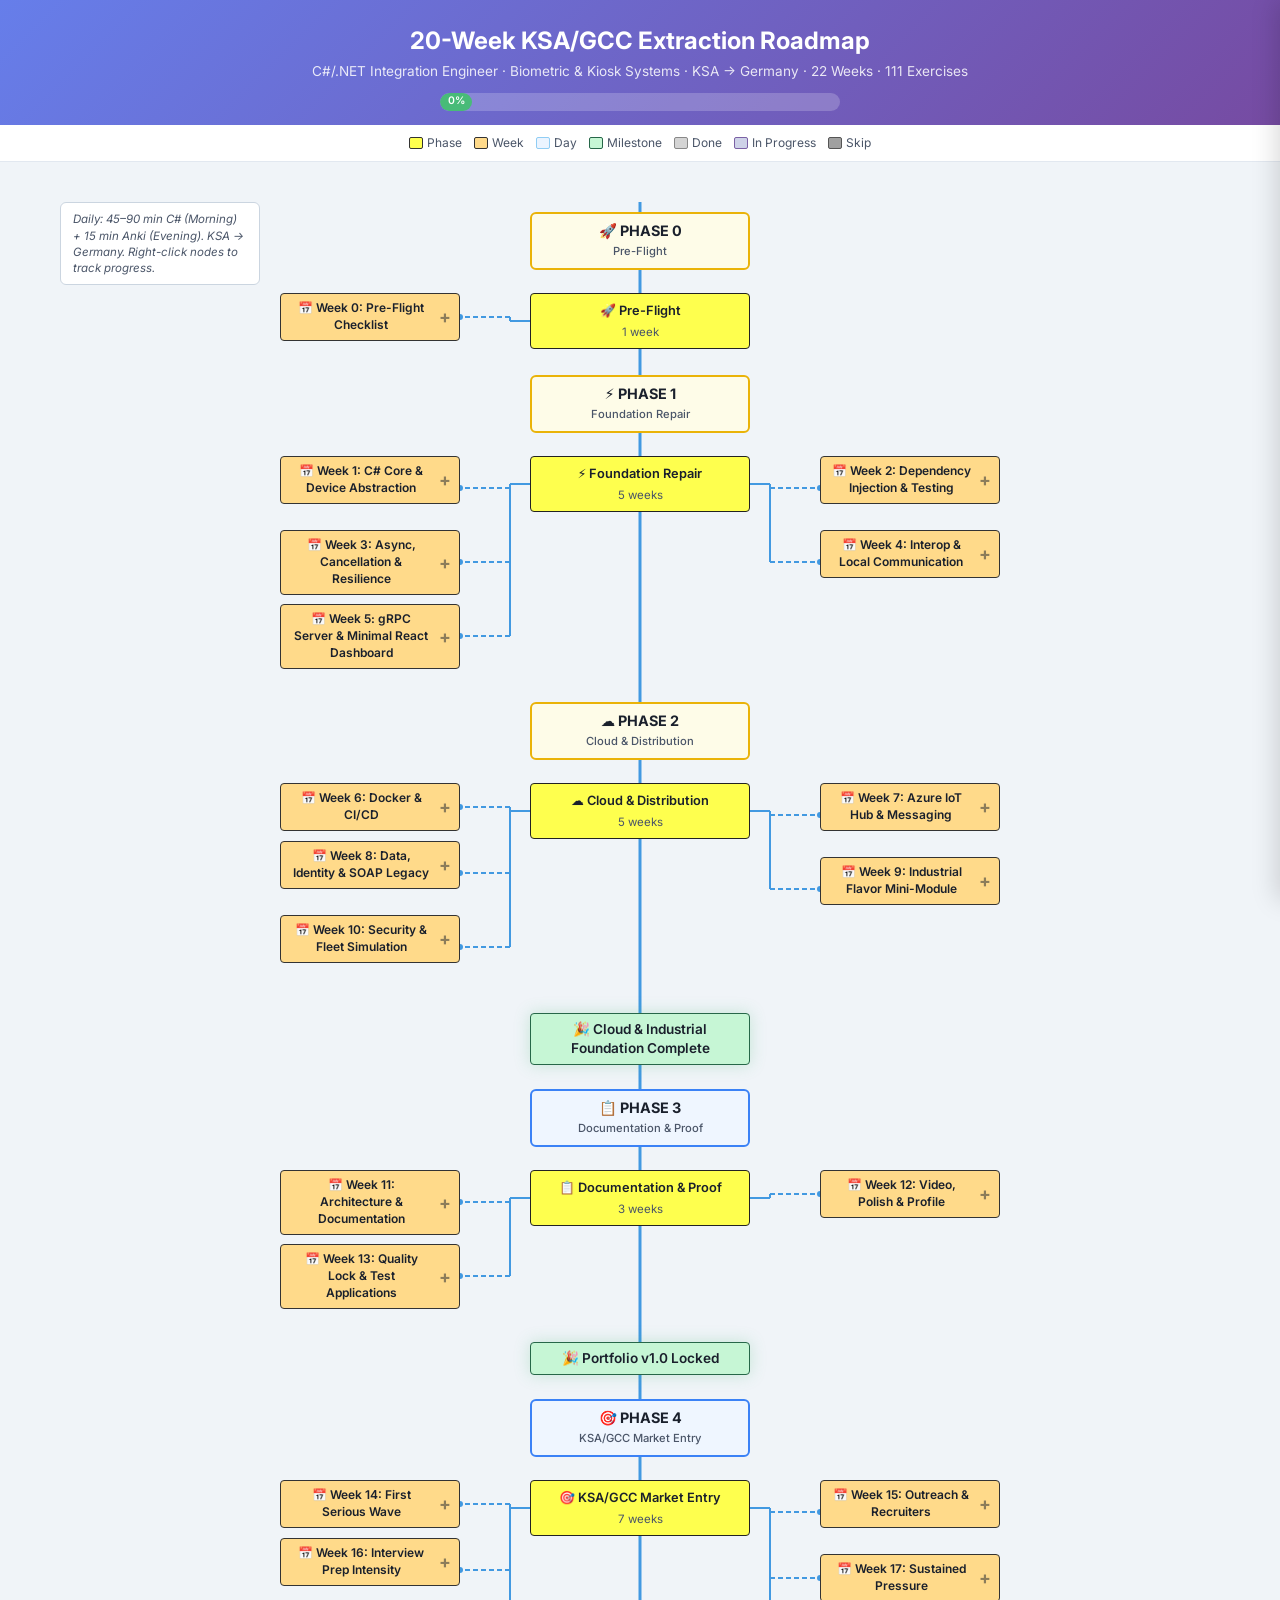
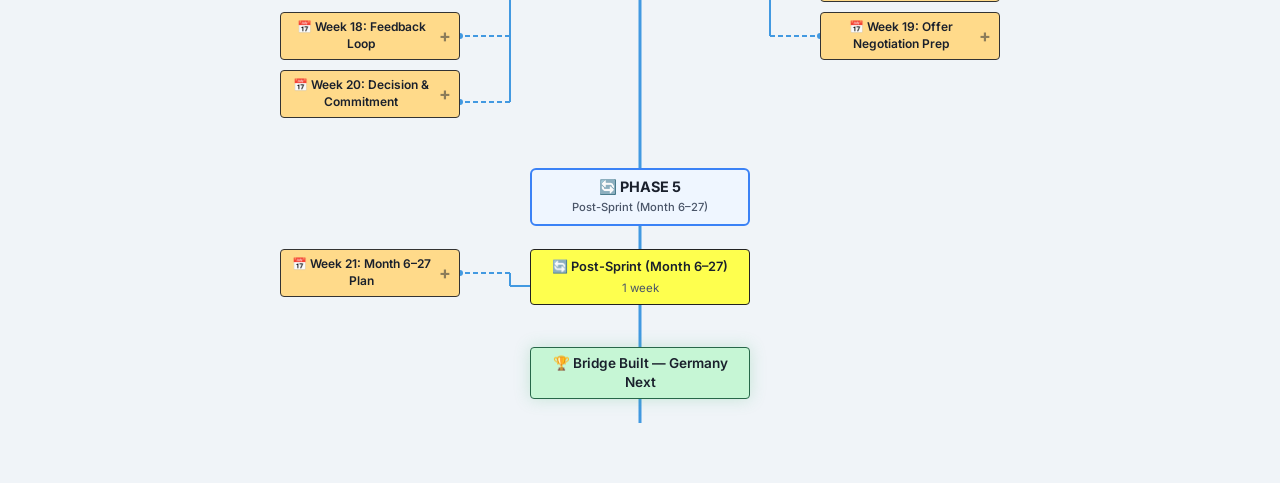
<file: index.html>
<!DOCTYPE html>
<html lang="en">

<head>
  <meta charset="UTF-8">
  <meta name="viewport" content="width=device-width, initial-scale=1.0">
  <title>20-Week KSA/GCC Extraction Roadmap</title>
  <meta name="description"
    content="A 20-week sprint roadmap for C#/.NET Integration Engineer — Biometric, Kiosk, Identity & Edge Systems targeting KSA/GCC as bridge to Germany.">
  <link rel="stylesheet" href="style.css">
  <link href="https://fonts.googleapis.com/css2?family=Inter:wght@400;500;600;700&display=swap" rel="stylesheet">
</head>

<body>

  <!-- Header -->
  <header class="roadmap-header">
    <h1>20-Week KSA/GCC Extraction Roadmap</h1>
    <p class="header-subtitle">C#/.NET Integration Engineer &middot; Biometric & Kiosk Systems &middot; KSA &rarr; Germany &middot; 22 Weeks &middot; 111 Exercises</p>
    <div class="progress-bar-container">
      <div class="progress-bar" id="progressBar">
        <span class="progress-text" id="progressText">0%</span>
      </div>
    </div>
  </header>

  <!-- Legend -->
  <div class="legend">
    <div class="legend-item"><span class="legend-swatch main-swatch"></span> Phase</div>
    <div class="legend-item"><span class="legend-swatch sub-swatch"></span> Week</div>
    <div class="legend-item"><span class="legend-swatch day-swatch"></span> Day</div>
    <div class="legend-item"><span class="legend-swatch milestone-swatch"></span> Milestone</div>
    <div class="legend-item"><span class="legend-swatch done-swatch"></span> Done</div>
    <div class="legend-item"><span class="legend-swatch progress-swatch"></span> In Progress</div>
    <div class="legend-item"><span class="legend-swatch skip-swatch"></span> Skip</div>
  </div>

  <!-- Roadmap Canvas -->
  <div class="roadmap-canvas" id="roadmapCanvas">
    <svg class="connectors" id="connectorSvg"></svg>
    <div class="tip-callout" id="rulesCallout" data-parent="" data-side="right">
      Daily: 45&ndash;90 min C# (Morning) + 15 min Anki (Evening).
      KSA &rarr; Germany. Right-click nodes to track progress.
    </div>

    <!-- ======= PHASE 0: PRE-FLIGHT ======= -->
    <div class="year-label year-label-1" id="phase0Label" data-parent="" data-side="center">🚀 PHASE 0<br><small>Pre-Flight</small></div>

    <!-- PHASE 0 BLOCK -->
    <div class="node main-node" id="phase0" data-parent="phase0Label" data-side="center"
      data-details="🚀 Pre-Flight|⏱️ 1 week|📅 5 items">
      🚀 Pre-Flight
      <span class="months-badge">1 week</span>
    </div>
    <div class="node sub-node has-days" id="w0" data-parent="phase0" data-side="left"
      data-details="⏱️ 5 items|0: Create `BiometricIdentityGateway` repository on GitHub. Empty README.|0: Screenshot ANABIN H-+ result. File in `/docs/visa`.|0: Open Bayt.com, LinkedIn, Naukrigulf. Save 10 KSA &quot;C# Developer&quot; / &quot;Integration E|0: Create application tracking spreadsheet: Company, Title, Date, Status, Rejection|0: Install Anki. Create deck &quot;C# Technical English&quot;. Add 20 cards: `class`, `interf">
      📅 Week 0: Pre-Flight Checklist
    </div>
    <div class="node day-node" id="w0_d1" data-parent="w0" data-side="left"
      data-details="🌅 Create `BiometricIdentityGateway` repository on GitHub. Empty README.|🌙 Repo exists">
      Day 0 — Create `BiometricIdentityGateway` rep...
    </div>
    <div class="node day-node" id="w0_d2" data-parent="w0" data-side="left"
      data-details="🌅 Screenshot ANABIN H-+ result. File in `/docs/visa`.|🌙 Degree status documented">
      Day 0 — Screenshot ANABIN H-+ result. File in...
    </div>
    <div class="node day-node" id="w0_d3" data-parent="w0" data-side="left"
      data-details="🌅 Open Bayt.com, LinkedIn, Naukrigulf. Save 10 KSA &quot;C# Developer&quot; / &quot;Integration Engineer&quot; / &quot;IoT Developer&quot; job postings to spreadsheet.|🌙 Target market mapped">
      Day 0 — Open Bayt.com, LinkedIn, Naukrigulf. ...
    </div>
    <div class="node day-node" id="w0_d4" data-parent="w0" data-side="left"
      data-details="🌅 Create application tracking spreadsheet: Company, Title, Date, Status, Rejection Reason, Salary, Location, Visa Response|🌙 Tracking system ready">
      Day 0 — Create application tracking spreadshe...
    </div>
    <div class="node day-node" id="w0_d5" data-parent="w0" data-side="left"
      data-details="🌅 Install Anki. Create deck &quot;C# Technical English&quot;. Add 20 cards: `class`, `interface`, `inheritance`, `polymorphism`, `dependency injection`, `async`, `await`, `CancellationToken`, `xUnit`, `Moq`, `gRPC`, `REST API`, `Docker`, `Azure IoT Hub`, `SQLite`, `JWT`, `SOAP`, `biometric device`, `kiosk system`, `identity verification`|🌙 Study system ready">
      Day 0 — Install Anki. Create deck &quot;C# Technic...
    </div>

    <!-- ======= PHASE 1: FOUNDATION REPAIR ======= -->
    <div class="year-label year-label-1" id="phase1Label" data-parent="" data-side="center">⚡ PHASE 1<br><small>Foundation Repair</small></div>

    <!-- PHASE 1 BLOCK -->
    <div class="node main-node" id="phase1" data-parent="phase1Label" data-side="center"
      data-details="⚡ Foundation Repair|⏱️ 5 weeks|📅 25 items">
      ⚡ Foundation Repair
      <span class="months-badge">5 weeks</span>
    </div>
    <div class="node sub-node has-days" id="w1" data-parent="phase1" data-side="left"
      data-details="⏱️ 5 items|1: **Class design.** `BiometricDevice` abstract class. Properties: `DeviceId` (stri|2: **Inheritance.** `FingerprintScanner : BiometricDevice`. Override `CaptureAsync`|3: **Inheritance continued.** `DocumentReader : BiometricDevice`. Override `Capture|4: **Interfaces.** Extract `IBiometricDevice` from `BiometricDevice`. Extract `IAut|5: **Polymorphism.** Build `DeviceManager` class. Constructor accepts `IEnumerable&lt;">
      📅 Week 1: C# Core & Device Abstraction
    </div>
    <div class="node day-node" id="w1_d1" data-parent="w1" data-side="left"
      data-details="🌅 **Class design.** `BiometricDevice` abstract class. Properties: `DeviceId` (string), `ConnectionStatus` (enum: Online, Offline, Error), `LastScanTime` (DateTime?). Methods: `abstract Task&lt;ScanResult&gt; CaptureAsync(CancellationToken ct)`. Commit.|🌙 Anki: 10 new cards (`class`, `abstract`, `property`, `method`)">
      Day 1 — **Class design.** `BiometricDevice` a...
    </div>
    <div class="node day-node" id="w1_d2" data-parent="w1" data-side="left"
      data-details="🌅 **Inheritance.** `FingerprintScanner : BiometricDevice`. Override `CaptureAsync`. Simulate fingerprint scan. Return `ScanResult` with `Success` (bool), `ScanData` (byte[]), `Timestamp` (DateTime). Commit.|🌙 Anki: 10 new cards (`inheritance`, `override`, `base`, `virtual`)">
      Day 2 — **Inheritance.** `FingerprintScanner ...
    </div>
    <div class="node day-node" id="w1_d3" data-parent="w1" data-side="left"
      data-details="🌅 **Inheritance continued.** `DocumentReader : BiometricDevice`. Override `CaptureAsync`. Simulate passport/ID scan. Return `ScanResult` with `DocumentType` (enum). Commit.|🌙 Anki: review">
      Day 3 — **Inheritance continued.** `DocumentR...
    </div>
    <div class="node day-node" id="w1_d4" data-parent="w1" data-side="left"
      data-details="🌅 **Interfaces.** Extract `IBiometricDevice` from `BiometricDevice`. Extract `IAuthenticationProvider` with `Task&lt;bool&gt; AuthenticateAsync(ScanResult scan, CancellationToken ct)`. Make `FingerprintScanner` and `DocumentReader` implement `IBiometricDevice`. Commit.|🌙 Anki: 10 new cards (`interface`, `implement`, `extract`, `contract`)">
      Day 4 — **Interfaces.** Extract `IBiometricDe...
    </div>
    <div class="node day-node" id="w1_d5" data-parent="w1" data-side="left"
      data-details="🌅 **Polymorphism.** Build `DeviceManager` class. Constructor accepts `IEnumerable&lt;IBiometricDevice&gt;`. Method `Task&lt;IEnumerable&lt;ScanResult&gt;&gt; CaptureAllAsync(CancellationToken ct)` calls `CaptureAsync` on all devices using `Task.WhenAll`. No knowledge of concrete types. Commit.|🌙 Anki: review">
      Day 5 — **Polymorphism.** Build `DeviceManage...
    </div>
    <div class="node sub-node has-days" id="w2" data-parent="phase1" data-side="right"
      data-details="⏱️ 5 items|1: **DI concept.** Install `Microsoft.Extensions.DependencyInjection`. Build `Servi|2: **Constructor injection.** Refactor `DeviceManager` to receive `ILogger&lt;DeviceMa|3: **xUnit setup.** Create test project `BiometricIdentityGateway.Tests`. Install `|4: **Mocking.** Install `Moq` OR build hand-rolled fake `FakeBiometricDevice : IBio|5: **Test coverage.** Add tests: device offline, null scan data, timeout, empty dev">
      📅 Week 2: Dependency Injection & Testing
    </div>
    <div class="node day-node" id="w2_d1" data-parent="w2" data-side="right"
      data-details="🌅 **DI concept.** Install `Microsoft.Extensions.DependencyInjection`. Build `ServiceCollection`. Register `DeviceManager` as singleton. Register `FingerprintScanner` and `DocumentReader` as transient. Build `ServiceProvider`. Resolve `DeviceManager` from container. Commit.|🌙 Anki: 10 new cards (`DI`, `ServiceCollection`, `singleton`, `transient`, `ServiceProvider`)">
      Day 1 — **DI concept.** Install `Microsoft.Ex...
    </div>
    <div class="node day-node" id="w2_d2" data-parent="w2" data-side="right"
      data-details="🌅 **Constructor injection.** Refactor `DeviceManager` to receive `ILogger&lt;DeviceManager&gt;` and `IConfiguration` via constructor. No `new` keywords in business logic. Commit.|🌙 Anki: review">
      Day 2 — **Constructor injection.** Refactor `...
    </div>
    <div class="node day-node" id="w2_d3" data-parent="w2" data-side="right"
      data-details="🌅 **xUnit setup.** Create test project `BiometricIdentityGateway.Tests`. Install `xUnit`, `Microsoft.NET.Test.Sdk`, `xunit.runner.visualstudio`. Write first test: `DeviceManager_CaptureAllAsync_ReturnsResultsFromAllDevices`. Commit.|🌙 Anki: 10 new cards (`xUnit`, `Fact`, `Assert`, `Arrange`, `Act`, `Assert`)">
      Day 3 — **xUnit setup.** Create test project ...
    </div>
    <div class="node day-node" id="w2_d4" data-parent="w2" data-side="right"
      data-details="🌅 **Mocking.** Install `Moq` OR build hand-rolled fake `FakeBiometricDevice : IBiometricDevice`. Test failure path: device throws `DeviceOfflineException`. Assert `DeviceManager` handles gracefully (does not crash, returns partial results). Commit.|🌙 Anki: review">
      Day 4 — **Mocking.** Install `Moq` OR build h...
    </div>
    <div class="node day-node" id="w2_d5" data-parent="w2" data-side="right"
      data-details="🌅 **Test coverage.** Add tests: device offline, null scan data, timeout, empty device list. Aim: 8–10 tests covering real failure modes. Not line coverage — scenario coverage. Commit.|🌙 Anki: review">
      Day 5 — **Test coverage.** Add tests: device ...
    </div>
    <div class="node sub-node has-days" id="w3" data-parent="phase1" data-side="left"
      data-details="⏱️ 5 items|1: **Async fundamentals.** Convert all `Capture` methods to `Task&lt;ScanResult&gt; Captu|2: **Cancellation tokens.** Pass `CancellationToken` through every async method. Te|3: **Polly retry.** Install `Polly`. Build `ResilientDeviceClient` decorator. Wrap |4: **Circuit breaker (optional stretch).** Add `CircuitBreakerPolicy`. If device fa|5: **Custom exceptions.** Create `DeviceOfflineException`, `ScanTimeoutException`, ">
      📅 Week 3: Async, Cancellation & Resilience
    </div>
    <div class="node day-node" id="w3_d1" data-parent="w3" data-side="left"
      data-details="🌅 **Async fundamentals.** Convert all `Capture` methods to `Task&lt;ScanResult&gt; CaptureAsync(CancellationToken ct)`. Ensure no `async void`. Commit.|🌙 Anki: 10 new cards (`async`, `await`, `Task`, `CancellationToken`)">
      Day 1 — **Async fundamentals.** Convert all `...
    </div>
    <div class="node day-node" id="w3_d2" data-parent="w3" data-side="left"
      data-details="🌅 **Cancellation tokens.** Pass `CancellationToken` through every async method. Test: cancel mid-operation, assert graceful exit. Commit.|🌙 Anki: review">
      Day 2 — **Cancellation tokens.** Pass `Cancel...
    </div>
    <div class="node day-node" id="w3_d3" data-parent="w3" data-side="left"
      data-details="🌅 **Polly retry.** Install `Polly`. Build `ResilientDeviceClient` decorator. Wrap `IBiometricDevice`. Retry 3× with exponential backoff (1s, 2s, 4s). Test: device fails twice, succeeds third time. Commit.|🌙 Anki: 10 new cards (`Polly`, `retry`, `exponential backoff`, `decorator`)">
      Day 3 — **Polly retry.** Install `Polly`. Bui...
    </div>
    <div class="node day-node" id="w3_d4" data-parent="w3" data-side="left"
      data-details="🌅 **Circuit breaker (optional stretch).** Add `CircuitBreakerPolicy`. If device fails 5× consecutively, mark offline for 30 seconds. Test. Commit if time.|🌙 Anki: review">
      Day 4 — **Circuit breaker (optional stretch)....
    </div>
    <div class="node day-node" id="w3_d5" data-parent="w3" data-side="left"
      data-details="🌅 **Custom exceptions.** Create `DeviceOfflineException`, `ScanTimeoutException`, `InvalidScanDataException`. All inherit from `BiometricDeviceException`. No generic `Exception` throws anywhere in codebase. Commit.|🌙 Anki: review">
      Day 5 — **Custom exceptions.** Create `Device...
    </div>
    <div class="node sub-node has-days" id="w4" data-parent="phase1" data-side="right"
      data-details="⏱️ 5 items|1: **Native interop mock.** Build `HIDU30ASDKAdapter` simulating C DLL call. Use `D|2: **Serial/TCP abstraction.** Interfaces: `ISerialConnection` (Open, Close, Read, |3: **Binary framing.** Read mock byte stream: 4-byte header (length) + JSON payload|4: **gRPC client.** Install `Grpc.Net.Client`. Build proto file: `message ScanResul|5: **Code review.** Read your own code. Find 3 SOLID violations. Fix them. Explain ">
      📅 Week 4: Interop & Local Communication
    </div>
    <div class="node day-node" id="w4_d1" data-parent="w4" data-side="right"
      data-details="🌅 **Native interop mock.** Build `HIDU30ASDKAdapter` simulating C DLL call. Use `DllImport` with mock function. In reality, use `LoadLibrary` pattern or pure C# simulation (since you do not have actual SDK). Document: &quot;In production, this calls proprietary HID SDK. Here simulated for architecture demonstration.&quot; Commit.|🌙 Anki: 10 new cards (`DllImport`, `interop`, `SDK`, `adapter`)">
      Day 1 — **Native interop mock.** Build `HIDU3...
    </div>
    <div class="node day-node" id="w4_d2" data-parent="w4" data-side="right"
      data-details="🌅 **Serial/TCP abstraction.** Interfaces: `ISerialConnection` (Open, Close, Read, Write) and `ITcpConnection` (Connect, Disconnect, Send, Receive). Implement `TcpDeviceClient` with `TcpClient`. Simulate network biometric device. Commit.|🌙 Anki: review">
      Day 2 — **Serial/TCP abstraction.** Interface...
    </div>
    <div class="node day-node" id="w4_d3" data-parent="w4" data-side="right"
      data-details="🌅 **Binary framing.** Read mock byte stream: 4-byte header (length) + JSON payload. Parse safely with `Span&lt;byte&gt;` and `BinaryPrimitives.ReadInt32BigEndian`. Handle incomplete reads. Commit.|🌙 Anki: 10 new cards (`Span`, `BinaryPrimitives`, `framing`, `protocol`)">
      Day 3 — **Binary framing.** Read mock byte st...
    </div>
    <div class="node day-node" id="w4_d4" data-parent="w4" data-side="right"
      data-details="🌅 **gRPC client.** Install `Grpc.Net.Client`. Build proto file: `message ScanResultProto`, `service IdentityGateway`, `rpc StreamScanResults`. Client sends scan results to local server (server built Week 5). Commit.|🌙 Anki: review">
      Day 4 — **gRPC client.** Install `Grpc.Net.Cl...
    </div>
    <div class="node day-node" id="w4_d5" data-parent="w4" data-side="right"
      data-details="🌅 **Code review.** Read your own code. Find 3 SOLID violations. Fix them. Explain aloud: &quot;Why is this better?&quot; Document fixes in commit messages. Commit.|🌙 Anki: review">
      Day 5 — **Code review.** Read your own code. ...
    </div>
    <div class="node sub-node has-days" id="w5" data-parent="phase1" data-side="left"
      data-details="⏱️ 5 items|1: **gRPC server.** `IdentityGatewayService : IdentityGateway.IdentityGatewayBase`.|2: **ASP.NET Core minimal API.** `Program.cs`. Endpoint `GET /api/devices` returns |3: **React mini-UI.** Create React app (Vite, not CRA). Single page: device status |4: **Connect UI to backend.** Ensure CORS configured. Test: start API, start React,|5: **Polish.** Error handling (red border if API down). Loading states. Basic respo">
      📅 Week 5: gRPC Server & Minimal React Dashboard
    </div>
    <div class="node day-node" id="w5_d1" data-parent="w5" data-side="left"
      data-details="🌅 **gRPC server.** `IdentityGatewayService : IdentityGateway.IdentityGatewayBase`. Implement `StreamScanResults` server-side streaming. Accept `ScanResultProto`, log, forward to in-memory queue. Commit.|🌙 Anki: 10 new cards (`gRPC`, `server streaming`, `proto`, `service`)">
      Day 1 — **gRPC server.** `IdentityGatewayServ...
    </div>
    <div class="node day-node" id="w5_d2" data-parent="w5" data-side="left"
      data-details="🌅 **ASP.NET Core minimal API.** `Program.cs`. Endpoint `GET /api/devices` returns JSON list of connected devices with status. Endpoint `GET /api/scans` returns recent scan history. Commit.|🌙 Anki: review">
      Day 2 — **ASP.NET Core minimal API.** `Progra...
    </div>
    <div class="node day-node" id="w5_d3" data-parent="w5" data-side="left"
      data-details="🌅 **React mini-UI.** Create React app (Vite, not CRA). Single page: device status table. Columns: DeviceId, Type, Status, LastScanTime, ErrorCount. Fetch from `/api/devices` every 5 seconds. No styling library — plain CSS or inline. This is a demo, not a product. Commit in `/ui` folder.|🌙 Anki: 10 new cards (`React`, `fetch`, `useEffect`, `useState`, `dashboard`)">
      Day 3 — **React mini-UI.** Create React app (...
    </div>
    <div class="node day-node" id="w5_d4" data-parent="w5" data-side="left"
      data-details="🌅 **Connect UI to backend.** Ensure CORS configured. Test: start API, start React, see real device data flowing. Add &quot;Simulate Scan&quot; button that triggers mock scan via API call. Commit.|🌙 Anki: review">
      Day 4 — **Connect UI to backend.** Ensure COR...
    </div>
    <div class="node day-node" id="w5_d5" data-parent="w5" data-side="left"
      data-details="🌅 **Polish.** Error handling (red border if API down). Loading states. Basic responsive layout. Commit.|🌙 Anki: review">
      Day 5 — **Polish.** Error handling (red borde...
    </div>

    <!-- ======= PHASE 2: CLOUD & DISTRIBUTION ======= -->
    <div class="year-label year-label-1" id="phase2Label" data-parent="" data-side="center">☁️ PHASE 2<br><small>Cloud & Distribution</small></div>

    <!-- PHASE 2 BLOCK -->
    <div class="node main-node" id="phase2" data-parent="phase2Label" data-side="center"
      data-details="☁️ Cloud & Distribution|⏱️ 5 weeks|📅 25 items">
      ☁️ Cloud & Distribution
      <span class="months-badge">5 weeks</span>
    </div>
    <div class="node sub-node has-days" id="w6" data-parent="phase2" data-side="left"
      data-details="⏱️ 5 items|1: **Dockerfile.** Multi-stage build. `mcr.microsoft.com/dotnet/aspnet:8.0` runtime|2: **Docker Compose.** `docker-compose.yml`: API service, worker service (future), |3: **GitHub Actions CI.** `.github/workflows/ci.yml`. Trigger: push to main. Steps:|4: **GitHub Actions CD.** Push to GitHub Container Registry (`ghcr.io`). Tag with c|5: **Health checks.** `GET /health` endpoint. Returns `Healthy` if API + SQLite res">
      📅 Week 6: Docker & CI/CD
    </div>
    <div class="node day-node" id="w6_d1" data-parent="w6" data-side="left"
      data-details="🌅 **Dockerfile.** Multi-stage build. `mcr.microsoft.com/dotnet/aspnet:8.0` runtime. `mcr.microsoft.com/dotnet/sdk:8.0` build. Copy, restore, build, publish, run. Image size target: &lt; 150MB (do not obsess — working &gt; small). Commit.|🌙 Anki: 10 new cards (`Docker`, `Dockerfile`, `multi-stage`, `image`)">
      Day 1 — **Dockerfile.** Multi-stage build. `m...
    </div>
    <div class="node day-node" id="w6_d2" data-parent="w6" data-side="left"
      data-details="🌅 **Docker Compose.** `docker-compose.yml`: API service, worker service (future), SQLite volume. One command `docker compose up` starts everything. Test on fresh machine (or delete containers, rebuild). Commit.|🌙 Anki: review">
      Day 2 — **Docker Compose.** `docker-compose.y...
    </div>
    <div class="node day-node" id="w6_d3" data-parent="w6" data-side="left"
      data-details="🌅 **GitHub Actions CI.** `.github/workflows/ci.yml`. Trigger: push to main. Steps: checkout, setup .NET 8, restore, build, test, Docker build. Badge in README. Commit.|🌙 Anki: 10 new cards (`GitHub Actions`, `CI`, `workflow`, `badge`)">
      Day 3 — **GitHub Actions CI.** `.github/workf...
    </div>
    <div class="node day-node" id="w6_d4" data-parent="w6" data-side="left"
      data-details="🌅 **GitHub Actions CD.** Push to GitHub Container Registry (`ghcr.io`). Tag with commit SHA. Document pull command in README. Commit.|🌙 Anki: review">
      Day 4 — **GitHub Actions CD.** Push to GitHub...
    </div>
    <div class="node day-node" id="w6_d5" data-parent="w6" data-side="left"
      data-details="🌅 **Health checks.** `GET /health` endpoint. Returns `Healthy` if API + SQLite responding. Add to Docker Compose `healthcheck` directive. Test: stop DB, assert `Unhealthy`. Commit.|🌙 Anki: review">
      Day 5 — **Health checks.** `GET /health` endp...
    </div>
    <div class="node sub-node has-days" id="w7" data-parent="phase2" data-side="right"
      data-details="⏱️ 5 items|1: **Azure IoT Hub free tier.** Create hub at portal.azure.com. Generate device con|2: **Azure IoT SDK.** Install `Microsoft.Azure.Devices.Client`. Connect worker serv|3: **Message routing.** Route telemetry to Azure Service Bus queue OR Event Hub (fr|4: **Offline buffer.** SQLite table `BufferedTelemetry`. Fields: `Id`, `DeviceId`, |5: **Buffer limits.** Max 1000 rows. When full, drop oldest (FIFO). Test. Commit.">
      📅 Week 7: Azure IoT Hub & Messaging
    </div>
    <div class="node day-node" id="w7_d1" data-parent="w7" data-side="right"
      data-details="🌅 **Azure IoT Hub free tier.** Create hub at portal.azure.com. Generate device connection string (symmetric key). Document: &quot;In production, use DPS with X.509. Direct connection used here for MVP.&quot; Commit docs only.|🌙 Anki: 10 new cards (`Azure IoT Hub`, `device`, `connection string`, `telemetry`)">
      Day 1 — **Azure IoT Hub free tier.** Create h...
    </div>
    <div class="node day-node" id="w7_d2" data-parent="w7" data-side="right"
      data-details="🌅 **Azure IoT SDK.** Install `Microsoft.Azure.Devices.Client`. Connect worker service. Send telemetry: JSON with `deviceId`, `scanType`, `timestamp`, `success` (bool), `location` (string). Test: message appears in IoT Hub Metrics. Screenshot. Commit.|🌙 Anki: review">
      Day 2 — **Azure IoT SDK.** Install `Microsoft...
    </div>
    <div class="node day-node" id="w7_d3" data-parent="w7" data-side="right"
      data-details="🌅 **Message routing.** Route telemetry to Azure Service Bus queue OR Event Hub (free tier). Document routing rule in README. Commit.|🌙 Anki: 10 new cards (`Service Bus`, `Event Hub`, `routing`, `queue`)">
      Day 3 — **Message routing.** Route telemetry ...
    </div>
    <div class="node day-node" id="w7_d4" data-parent="w7" data-side="right"
      data-details="🌅 **Offline buffer.** SQLite table `BufferedTelemetry`. Fields: `Id`, `DeviceId`, `Payload` (JSON), `Timestamp`, `Synced` (bool). When Azure unreachable, insert to SQLite. Background task every 60s: sync unsynced rows to IoT Hub, mark `Synced = true`. Test: disconnect internet, buffer 10 messages, reconnect, assert all synced. Commit.|🌙 Anki: review">
      Day 4 — **Offline buffer.** SQLite table `Buf...
    </div>
    <div class="node day-node" id="w7_d5" data-parent="w7" data-side="right"
      data-details="🌅 **Buffer limits.** Max 1000 rows. When full, drop oldest (FIFO). Test. Commit.|🌙 Anki: review">
      Day 5 — **Buffer limits.** Max 1000 rows. Whe...
    </div>
    <div class="node sub-node has-days" id="w8" data-parent="phase2" data-side="left"
      data-details="⏱️ 5 items|1: **EF Core + SQLite.** Install `Microsoft.EntityFrameworkCore.Sqlite`. Models: `D|2: **Mock government identity API.** `POST /api/verify` accepts `ScanResult`, retur|3: **Full integration flow.** Document scan → local `DocumentReader` → `DeviceManag|4: **Idempotency.** `IdempotencyKey` header on scan requests. Same key = same respo|5: **SOAP legacy integration.** `ILegacyERPAdapter` interface. `SapErpAdapter : ILe">
      📅 Week 8: Data, Identity & SOAP Legacy
    </div>
    <div class="node day-node" id="w8_d1" data-parent="w8" data-side="left"
      data-details="🌅 **EF Core + SQLite.** Install `Microsoft.EntityFrameworkCore.Sqlite`. Models: `Device`, `ScanSession`, `IdentityVerification`. Relations: Device 1→N ScanSession, ScanSession 1→1 IdentityVerification. Migrations. Commit.|🌙 Anki: 10 new cards (`EF Core`, `SQLite`, `migration`, `relation`)">
      Day 1 — **EF Core + SQLite.** Install `Micros...
    </div>
    <div class="node day-node" id="w8_d2" data-parent="w8" data-side="left"
      data-details="🌅 **Mock government identity API.** `POST /api/verify` accepts `ScanResult`, returns `{ verified: true/false, confidence: 0.0-1.0, source: &quot;mock-government&quot; }`. Simulate 200ms delay. Random 5% failure rate. Commit.|🌙 Anki: review">
      Day 2 — **Mock government identity API.** `PO...
    </div>
    <div class="node day-node" id="w8_d3" data-parent="w8" data-side="left"
      data-details="🌅 **Full integration flow.** Document scan → local `DocumentReader` → `DeviceManager` → `IdentityVerification` record → mock gov API check → result stored in SQLite → event queued for Azure. Log every step. Test end-to-end. Commit.|🌙 Anki: 10 new cards (`integration`, `workflow`, `end-to-end`, `pipeline`)">
      Day 3 — **Full integration flow.** Document s...
    </div>
    <div class="node day-node" id="w8_d4" data-parent="w8" data-side="left"
      data-details="🌅 **Idempotency.** `IdempotencyKey` header on scan requests. Same key = same response, no duplicate DB records. SQLite table `IdempotencyKeys`. Test: send same scan 10×, assert 1 record. Commit.|🌙 Anki: review">
      Day 4 — **Idempotency.** `IdempotencyKey` hea...
    </div>
    <div class="node day-node" id="w8_d5" data-parent="w8" data-side="left"
      data-details="🌅 **SOAP legacy integration.** `ILegacyERPAdapter` interface. `SapErpAdapter : ILegacyERPAdapter`. Mock SOAP call using `HttpClient` with XML payload. Anti-Corruption Layer: your modern code never sees XML. Map SOAP faults to your exception hierarchy. Document: &quot;Legacy ERP integration via Anti-Corruption Layer.&quot; Commit.|🌙 Anki: review">
      Day 5 — **SOAP legacy integration.** `ILegacy...
    </div>
    <div class="node sub-node has-days" id="w9" data-parent="phase2" data-side="right"
      data-details="⏱️ 5 items|1: **MQTT fundamentals.** Deploy Mosquitto broker locally (Docker). Test pub/sub wi|2: **OPC UA basics.** Read only. Install `Opc.Ua.Client` or document conceptually. |3: **Modbus frame structure.** Read holding registers, input registers, CRC-16. Bui|4: **Small demo.** Python script (or C# mock) simulates Modbus slave → C# reader → |5: **Interview sentence practice.** &quot;I have worked with OPC UA and Modbus in simula">
      📅 Week 9: Industrial Flavor Mini-Module
    </div>
    <div class="node day-node" id="w9_d1" data-parent="w9" data-side="right"
      data-details="🌅 **MQTT fundamentals.** Deploy Mosquitto broker locally (Docker). Test pub/sub with `mqttnet` client in C#. Topic: `biometric/gateway/+/telemetry`. Commit.|🌙 Anki: 10 new cards (`MQTT`, `Mosquitto`, `pub/sub`, `topic`)">
      Day 1 — **MQTT fundamentals.** Deploy Mosquit...
    </div>
    <div class="node day-node" id="w9_d2" data-parent="w9" data-side="right"
      data-details="🌅 **OPC UA basics.** Read only. Install `Opc.Ua.Client` or document conceptually. Build `IOpcUaTelemetrySource` interface. Mock implementation reads simulated temperature/vibration data. Document: &quot;OPC UA adapter for industrial sensor integration.&quot; Commit interface + mock.|🌙 Anki: review">
      Day 2 — **OPC UA basics.** Read only. Install...
    </div>
    <div class="node day-node" id="w9_d3" data-parent="w9" data-side="right"
      data-details="🌅 **Modbus frame structure.** Read holding registers, input registers, CRC-16. Build `IModbusRegisterReader` interface. Mock implementation parses simulated byte stream. Document frame format in README. Commit.|🌙 Anki: 10 new cards (`OPC UA`, `Modbus`, `holding register`, `CRC`)">
      Day 3 — **Modbus frame structure.** Read hold...
    </div>
    <div class="node day-node" id="w9_d4" data-parent="w9" data-side="right"
      data-details="🌅 **Small demo.** Python script (or C# mock) simulates Modbus slave → C# reader → MQTT publish → Azure IoT Hub. This is 50 lines of code. Purpose: interview story, not production feature. Commit.|🌙 Anki: review">
      Day 4 — **Small demo.** Python script (or C# ...
    </div>
    <div class="node day-node" id="w9_d5" data-parent="w9" data-side="right"
      data-details="🌅 **Interview sentence practice.** &quot;I have worked with OPC UA and Modbus in simulation, and I understand how edge gateways bridge OT to IT.&quot; Say it aloud 10×. Write it in README. Commit.|🌙 Anki: review">
      Day 5 — **Interview sentence practice.** &quot;I h...
    </div>
    <div class="node sub-node has-days" id="w10" data-parent="phase2" data-side="left"
      data-details="⏱️ 5 items|1: **TLS basics.** HTTPS in Kestrel. Self-signed certificate for local dev. Documen|2: **JWT authentication.** Install `Microsoft.AspNetCore.Authentication.JwtBearer`.|3: **Fleet simulation.** `IDeviceFleetManager` interface. Implementation tracks 10 |4: **Remote configuration.** Cloud-to-device desired properties mock. `POST /api/de|5: **Secrets management.** No hardcoded connection strings. Use `IConfiguration` + ">
      📅 Week 10: Security & Fleet Simulation
    </div>
    <div class="node day-node" id="w10_d1" data-parent="w10" data-side="left"
      data-details="🌅 **TLS basics.** HTTPS in Kestrel. Self-signed certificate for local dev. Document: &quot;Production uses proper CA certificate.&quot; Commit.|🌙 Anki: 10 new cards (`TLS`, `HTTPS`, `certificate`, `Kestrel`)">
      Day 1 — **TLS basics.** HTTPS in Kestrel. Sel...
    </div>
    <div class="node day-node" id="w10_d2" data-parent="w10" data-side="left"
      data-details="🌅 **JWT authentication.** Install `Microsoft.AspNetCore.Authentication.JwtBearer`. Protect `POST /api/scans` and `DELETE` endpoints. Roles: `operator` (read), `admin` (read/write). Mock token generator for tests. Commit.|🌙 Anki: review">
      Day 2 — **JWT authentication.** Install `Micr...
    </div>
    <div class="node day-node" id="w10_d3" data-parent="w10" data-side="left"
      data-details="🌅 **Fleet simulation.** `IDeviceFleetManager` interface. Implementation tracks 10 mock devices across 3 locations. Methods: `GetDeviceStatus(location)`, `GetOfflineDevices()`, `GetHealthSummary()`. Expose `GET /api/fleet` endpoint. Dashboard shows fleet map (text list acceptable). Commit.|🌙 Anki: 10 new cards (`JWT`, `authentication`, `role`, `fleet`)">
      Day 3 — **Fleet simulation.** `IDeviceFleetMa...
    </div>
    <div class="node day-node" id="w10_d4" data-parent="w10" data-side="left"
      data-details="🌅 **Remote configuration.** Cloud-to-device desired properties mock. `POST /api/devices/{id}/config` updates `PollRate`, `Threshold`, `Calibration`. Stored in SQLite. Device reads on next startup. Document: &quot;Azure IoT Hub Device Twin used in production.&quot; Commit.|🌙 Anki: review">
      Day 4 — **Remote configuration.** Cloud-to-de...
    </div>
    <div class="node day-node" id="w10_d5" data-parent="w10" data-side="left"
      data-details="🌅 **Secrets management.** No hardcoded connection strings. Use `IConfiguration` + environment variables. Docker Compose reads from `.env` file (gitignored). Document production: Azure Key Vault. Commit.|🌙 Anki: review">
      Day 5 — **Secrets management.** No hardcoded ...
    </div>
    <div class="node milestone-node" id="milestone_cloud" data-parent="phase2" data-side="center"
      data-details="🎉 Cloud pipeline working. Docker, CI/CD, Azure telemetry, industrial protocols integrated.">
      🎉 Cloud & Industrial Foundation Complete
    </div>

    <!-- ======= PHASE 3: DOCUMENTATION & PROOF ======= -->
    <div class="year-label year-label-2" id="phase3Label" data-parent="" data-side="center">📋 PHASE 3<br><small>Documentation & Proof</small></div>

    <!-- PHASE 3 BLOCK -->
    <div class="node main-node" id="phase3" data-parent="phase3Label" data-side="center"
      data-details="📋 Documentation & Proof|⏱️ 3 weeks|📅 15 items">
      📋 Documentation & Proof
      <span class="months-badge">3 weeks</span>
    </div>
    <div class="node sub-node has-days" id="w11" data-parent="phase3" data-side="left"
      data-details="⏱️ 5 items|1: **C4 Model Level 1: System Context.** Draw.io. Actor: Operator. Systems: Biometr|2: **C4 Model Level 2: Container Diagram.** Containers: React UI, ASP.NET Core API,|3: **ADR 1: SQLite over PostgreSQL for edge.** Context: offline requirement, resour|4: **ADR 2: REST primary, gRPC optional.** Context: browser clients need REST, inte|5: **ADR 3: SOAP Anti-Corruption Layer.** Context: legacy ERP speaks SOAP. Decision">
      📅 Week 11: Architecture & Documentation
    </div>
    <div class="node day-node" id="w11_d1" data-parent="w11" data-side="left"
      data-details="🌅 **C4 Model Level 1: System Context.** Draw.io. Actor: Operator. Systems: BiometricIdentityGateway, Azure IoT Hub, Government Identity API, Legacy ERP. Relationships labeled. Export PNG. Commit to `/docs`.|🌙 Anki: review">
      Day 1 — **C4 Model Level 1: System Context.**...
    </div>
    <div class="node day-node" id="w11_d2" data-parent="w11" data-side="left"
      data-details="🌅 **C4 Model Level 2: Container Diagram.** Containers: React UI, ASP.NET Core API, C# Worker Service, SQLite, Azure IoT Hub, Mosquitto (MQTT). Relationships with protocols (HTTPS, gRPC, MQTT, SQL). Export PNG. Commit.|🌙 Anki: review">
      Day 2 — **C4 Model Level 2: Container Diagram...
    </div>
    <div class="node day-node" id="w11_d3" data-parent="w11" data-side="left"
      data-details="🌅 **ADR 1: SQLite over PostgreSQL for edge.** Context: offline requirement, resource constraints, zero-config. Decision: SQLite. Consequences: single-node, no replication, sufficient for MVP. Commit to `/docs/adr/001-sqlite-edge.md`.|🌙 Anki: review">
      Day 3 — **ADR 1: SQLite over PostgreSQL for e...
    </div>
    <div class="node day-node" id="w11_d4" data-parent="w11" data-side="left"
      data-details="🌅 **ADR 2: REST primary, gRPC optional.** Context: browser clients need REST, internal services benefit from gRPC streaming. Decision: dual protocol with REST as canonical. Commit to `/docs/adr/002-rest-grpc.md`.|🌙 Anki: review">
      Day 4 — **ADR 2: REST primary, gRPC optional....
    </div>
    <div class="node day-node" id="w11_d5" data-parent="w11" data-side="left"
      data-details="🌅 **ADR 3: SOAP Anti-Corruption Layer.** Context: legacy ERP speaks SOAP. Decision: isolate SOAP behind adapter interface. Modern code never sees XML. Commit to `/docs/adr/003-soap-acl.md`.|🌙 Anki: review">
      Day 5 — **ADR 3: SOAP Anti-Corruption Layer.*...
    </div>
    <div class="node sub-node has-days" id="w12" data-parent="phase3" data-side="right"
      data-details="⏱️ 5 items|1: **Record 5-minute video.** Script: (0:00) &quot;This is BiometricIdentityGateway.&quot; (0|2: **Add subtitles.** YouTube auto-captions → edit for accuracy. Export SRT. Upload|3: **Screenshots.** Dashboard with data. Azure Metrics page. Docker Compose termina|4: **LinkedIn optimization.** Headline: &quot;C# Integration Engineer|5: **XING profile creation.** Mirror LinkedIn. In English (German comes Year 2). XI">
      📅 Week 12: Video, Polish & Profile
    </div>
    <div class="node day-node" id="w12_d1" data-parent="w12" data-side="right"
      data-details="🌅 **Record 5-minute video.** Script: (0:00) &quot;This is BiometricIdentityGateway.&quot; (0:30) Show C4 System Context. (1:00) Live demo: React dashboard with 2 devices online. (1:30) Trigger scan, show result in dashboard. (2:00) Disconnect internet, show offline buffer. (2:30) Reconnect, show sync to Azure. (3:00) Show SOAP adapter code. (3:30) Show test suite running. (4:00) Show Docker Compose starting all services. (4:30) &quot;I built this in 12 weeks. I am ready for production integration challenges.&quot; English voiceover. OBS or phone screen recording.|🌙 Anki: review">
      Day 1 — **Record 5-minute video.** Script: (0...
    </div>
    <div class="node day-node" id="w12_d2" data-parent="w12" data-side="right"
      data-details="🌅 **Add subtitles.** YouTube auto-captions → edit for accuracy. Export SRT. Upload video unlisted to YouTube. Embed link in README. Commit.|🌙 Anki: review">
      Day 2 — **Add subtitles.** YouTube auto-capti...
    </div>
    <div class="node day-node" id="w12_d3" data-parent="w12" data-side="right"
      data-details="🌅 **Screenshots.** Dashboard with data. Azure Metrics page. Docker Compose terminal. Test output (all green). Add to `/docs/screenshots`. Commit.|🌙 Anki: review">
      Day 3 — **Screenshots.** Dashboard with data....
    </div>
    <div class="node day-node" id="w12_d4" data-parent="w12" data-side="right"
      data-details="🌅 **LinkedIn optimization.** Headline: &quot;C# Integration Engineer|🌙 Biometric Identity & Kiosk Systems">
      Day 4 — **LinkedIn optimization.** Headline: ...
    </div>
    <div class="node day-node" id="w12_d5" data-parent="w12" data-side="right"
      data-details="🌅 **XING profile creation.** Mirror LinkedIn. In English (German comes Year 2). XING is mandatory for Germany later. Create now while motivation is high.|🌙 Anki: review">
      Day 5 — **XING profile creation.** Mirror Lin...
    </div>
    <div class="node sub-node has-days" id="w13" data-parent="phase3" data-side="left"
      data-details="⏱️ 5 items|1: **Code freeze.** Tag `v1.0.0`. No new features. Bug fixes only. Update README wi|2: **Final test run.** `dotnet test`. All green. Count tests: target 20+. Document |3: **CV English (1 page).** Sections: Profile (3 lines), Skills (C#, .NET, Azure Io|4: **CV Arabic (1 page).** Mirror English. Gulf employers often prefer Arabic CV al|5: **5 test applications.** Bayt.com or LinkedIn Easy Apply. KSA-based companies on">
      📅 Week 13: Quality Lock & Test Applications
    </div>
    <div class="node day-node" id="w13_d1" data-parent="w13" data-side="left"
      data-details="🌅 **Code freeze.** Tag `v1.0.0`. No new features. Bug fixes only. Update README with final architecture description. Commit.|🌙 Anki: review">
      Day 1 — **Code freeze.** Tag `v1.0.0`. No new...
    </div>
    <div class="node day-node" id="w13_d2" data-parent="w13" data-side="left"
      data-details="🌅 **Final test run.** `dotnet test`. All green. Count tests: target 20+. Document count in README. Commit.|🌙 Anki: review">
      Day 2 — **Final test run.** `dotnet test`. Al...
    </div>
    <div class="node day-node" id="w13_d3" data-parent="w13" data-side="left"
      data-details="🌅 **CV English (1 page).** Sections: Profile (3 lines), Skills (C#, .NET, Azure IoT, Docker, gRPC, REST, SQLite, EF Core, xUnit, JWT, React), Experience (current job: &quot;C# Integration Developer — Biometric Kiosk Systems&quot;), Projects (BiometricIdentityGateway with GitHub link), Education (Sana'a University, CS — note: &quot;Degree assessment in progress&quot;).|🌙 Anki: review">
      Day 3 — **CV English (1 page).** Sections: Pr...
    </div>
    <div class="node day-node" id="w13_d4" data-parent="w13" data-side="left"
      data-details="🌅 **CV Arabic (1 page).** Mirror English. Gulf employers often prefer Arabic CV alongside English. Use formal Arabic.|🌙 Anki: review">
      Day 4 — **CV Arabic (1 page).** Mirror Englis...
    </div>
    <div class="node day-node" id="w13_d5" data-parent="w13" data-side="left"
      data-details="🌅 **5 test applications.** Bayt.com or LinkedIn Easy Apply. KSA-based companies only. Observe: what gets rejected instantly? What gets &quot;viewed&quot;? Track in spreadsheet. Do not expect responses. Purpose: learn the market.|🌙 Anki: review">
      Day 5 — **5 test applications.** Bayt.com or ...
    </div>
    <div class="node milestone-node" id="milestone_portfolio" data-parent="phase3" data-side="center"
      data-details="🎉 Portfolio v1.0 locked. C4 diagrams, ADRs, video demo, CV EN+AR ready. 5 test apps sent.">
      🎉 Portfolio v1.0 Locked
    </div>

    <!-- ======= PHASE 4: KSA/GCC MARKET ENTRY ======= -->
    <div class="year-label year-label-2" id="phase4Label" data-parent="" data-side="center">🎯 PHASE 4<br><small>KSA/GCC Market Entry</small></div>

    <!-- PHASE 4 BLOCK -->
    <div class="node main-node" id="phase4" data-parent="phase4Label" data-side="center"
      data-details="🎯 KSA/GCC Market Entry|⏱️ 7 weeks|📅 35 items">
      🎯 KSA/GCC Market Entry
      <span class="months-badge">7 weeks</span>
    </div>
    <div class="node sub-node has-days" id="w14" data-parent="phase4" data-side="left"
      data-details="⏱️ 5 items|1: **Research 10 companies.** Target: STC, Elm, Al-Moammar, SDAIA, NEOM contractors|2: **Write 3 tailored cover letters.** Template: &quot;I noticed [Company] is building [|3: **Apply to 5 companies.** Direct email to jobs@ or LinkedIn message to engineeri|4: **Apply to 5 more.** Prioritize Jeddah (Hajj tech), Riyadh (government/SDAIA), N|5: **LinkedIn outreach.** 10 connection requests to KSA-based engineering managers,">
      📅 Week 14: First Serious Wave
    </div>
    <div class="node day-node" id="w14_d1" data-parent="w14" data-side="left"
      data-details="🌅 **Research 10 companies.** Target: STC, Elm, Al-Moammar, SDAIA, NEOM contractors, biometric vendors (HID, Idemia, Thales KSA partners), Hajj/Umrah tech platforms, smart city integrators. Save to spreadsheet with hiring manager names if visible.|🌙 Anki: review">
      Day 1 — **Research 10 companies.** Target: ST...
    </div>
    <div class="node day-node" id="w14_d2" data-parent="w14" data-side="left"
      data-details="🌅 **Write 3 tailored cover letters.** Template: &quot;I noticed [Company] is building [specific system]. I have built C# edge gateways integrating biometric devices with cloud messaging for identity verification platforms. My project [GitHub link] demonstrates offline-resilient architecture with Azure IoT, Docker, and legacy SOAP integration. I am ready to contribute immediately.&quot;|🌙 Anki: review">
      Day 2 — **Write 3 tailored cover letters.** T...
    </div>
    <div class="node day-node" id="w14_d3" data-parent="w14" data-side="left"
      data-details="🌅 **Apply to 5 companies.** Direct email to jobs@ or LinkedIn message to engineering manager. Attach CV EN + AR. Include GitHub link and video link. Track in spreadsheet.|🌙 Anki: review">
      Day 3 — **Apply to 5 companies.** Direct emai...
    </div>
    <div class="node day-node" id="w14_d4" data-parent="w14" data-side="left"
      data-details="🌅 **Apply to 5 more.** Prioritize Jeddah (Hajj tech), Riyadh (government/SDAIA), NEOM (smart city).|🌙 Anki: review">
      Day 4 — **Apply to 5 more.** Prioritize Jedda...
    </div>
    <div class="node day-node" id="w14_d5" data-parent="w14" data-side="left"
      data-details="🌅 **LinkedIn outreach.** 10 connection requests to KSA-based engineering managers, integration leads, IoT architects. Message: &quot;I am a C# integration engineer specializing in biometric identity systems. I would value your perspective on the KSA market.&quot; No job ask. Relationship first.|🌙 Anki: review">
      Day 5 — **LinkedIn outreach.** 10 connection ...
    </div>
    <div class="node sub-node has-days" id="w15" data-parent="phase4" data-side="right"
      data-details="⏱️ 5 items|1: **Engage 3 Gulf recruiters.** Michael Page KSA, Hays KSA, Robert Half KSA. Uploa|2: **Follow up on Week 14 applications.** Polite email: &quot;I applied for [Role] on [D|3: **Uncle/friend outreach.** &quot;Do you have any contacts in KSA/UAE tech? I am apply|4: **Apply to 5 more.** Expand to Qatar (Qatar Smart City, Lusail) and UAE (Dubai s|5: **Mock interview 1.** Record yourself: &quot;Walk me through your BiometricIdentityGa">
      📅 Week 15: Outreach & Recruiters
    </div>
    <div class="node day-node" id="w15_d1" data-parent="w15" data-side="right"
      data-details="🌅 **Engage 3 Gulf recruiters.** Michael Page KSA, Hays KSA, Robert Half KSA. Upload CV. State: &quot;C# Integration Engineer, biometric/identity systems, open to Jeddah/Riyadh/NEOM, immediate availability.&quot;|🌙 Anki: review">
      Day 1 — **Engage 3 Gulf recruiters.** Michael...
    </div>
    <div class="node day-node" id="w15_d2" data-parent="w15" data-side="right"
      data-details="🌅 **Follow up on Week 14 applications.** Polite email: &quot;I applied for [Role] on [Date]. I wanted to confirm receipt and express my enthusiasm for contributing to [Company]'s [Project]. My portfolio: [GitHub].&quot;|🌙 Anki: review">
      Day 2 — **Follow up on Week 14 applications.*...
    </div>
    <div class="node day-node" id="w15_d3" data-parent="w15" data-side="right"
      data-details="🌅 **Uncle/friend outreach.** &quot;Do you have any contacts in KSA/UAE tech? I am applying to integration engineering roles. A referral would be invaluable.&quot;|🌙 Anki: review">
      Day 3 — **Uncle/friend outreach.** &quot;Do you ha...
    </div>
    <div class="node day-node" id="w15_d4" data-parent="w15" data-side="right"
      data-details="🌅 **Apply to 5 more.** Expand to Qatar (Qatar Smart City, Lusail) and UAE (Dubai smart city, Abu Dhabi ID) if KSA responses weak.|🌙 Anki: review">
      Day 4 — **Apply to 5 more.** Expand to Qatar ...
    </div>
    <div class="node day-node" id="w15_d5" data-parent="w15" data-side="right"
      data-details="🌅 **Mock interview 1.** Record yourself: &quot;Walk me through your BiometricIdentityGateway architecture.&quot; 5 minutes. Review. Identify hesitation points. Re-record.|🌙 Anki: review">
      Day 5 — **Mock interview 1.** Record yourself...
    </div>
    <div class="node sub-node has-days" id="w16" data-parent="phase4" data-side="left"
      data-details="⏱️ 5 items|1: **Whiteboard practice.** Draw C4 System Context from memory in 3 minutes. Draw C|2: **Technical Q&A practice.** &quot;Explain async/await to a non-technical person.&quot; &quot;Wh|3: **Salary negotiation practice.** &quot;My salary expectation is 12,000 SAR per month,|4: **Mock interview 2.** Friend or family member asks: &quot;Tell me about a time you so|5: **Apply to 5 more.** Track everything. Follow up on pending.">
      📅 Week 16: Interview Prep Intensity
    </div>
    <div class="node day-node" id="w16_d1" data-parent="w16" data-side="left"
      data-details="🌅 **Whiteboard practice.** Draw C4 System Context from memory in 3 minutes. Draw Container diagram in 5 minutes. Time yourself. Repeat until smooth.|🌙 Anki: review">
      Day 1 — **Whiteboard practice.** Draw C4 Syst...
    </div>
    <div class="node day-node" id="w16_d2" data-parent="w16" data-side="left"
      data-details="🌅 **Technical Q&A practice.** &quot;Explain async/await to a non-technical person.&quot; &quot;Why SQLite over PostgreSQL?&quot; &quot;How do you handle a device that stops responding at 3 AM?&quot; Record answers. Review.|🌙 Anki: review">
      Day 2 — **Technical Q&A practice.** &quot;Explain ...
    </div>
    <div class="node day-node" id="w16_d3" data-parent="w16" data-side="left"
      data-details="🌅 **Salary negotiation practice.** &quot;My salary expectation is 12,000 SAR per month, based on my specialized integration experience and the market rate for C# IoT engineers in Jeddah.&quot; (≈$3,200/month). Floor: 9,375 SAR ($2,500). Anchor: 12,000 SAR. Do not accept below floor.|🌙 Anki: review">
      Day 3 — **Salary negotiation practice.** &quot;My ...
    </div>
    <div class="node day-node" id="w16_d4" data-parent="w16" data-side="left"
      data-details="🌅 **Mock interview 2.** Friend or family member asks: &quot;Tell me about a time you solved a difficult integration problem.&quot; Use STAR method. Record. Review.|🌙 Anki: review">
      Day 4 — **Mock interview 2.** Friend or famil...
    </div>
    <div class="node day-node" id="w16_d5" data-parent="w16" data-side="left"
      data-details="🌅 **Apply to 5 more.** Track everything. Follow up on pending.|🌙 Anki: review">
      Day 5 — **Apply to 5 more.** Track everything...
    </div>
    <div class="node sub-node has-days" id="w17" data-parent="phase4" data-side="right"
      data-details="⏱️ 5 items|1: **5 applications.** Backend .NET roles with integration/API/messaging focus.|2: **5 applications.** IoT/edge roles. Biometric/identity keywords.|3: **Follow up on all pending.** Polite, brief, professional.|4: **Portfolio iteration.** If interviewers asked about Kubernetes, add a 1-page do|5: **LinkedIn content.** Post: &quot;Built a C# edge gateway for biometric identity veri">
      📅 Week 17: Sustained Pressure
    </div>
    <div class="node day-node" id="w17_d1" data-parent="w17" data-side="right"
      data-details="🌅 **5 applications.** Backend .NET roles with integration/API/messaging focus.|🌙 Anki: review">
      Day 1 — **5 applications.** Backend .NET role...
    </div>
    <div class="node day-node" id="w17_d2" data-parent="w17" data-side="right"
      data-details="🌅 **5 applications.** IoT/edge roles. Biometric/identity keywords.|🌙 Anki: review">
      Day 2 — **5 applications.** IoT/edge roles. B...
    </div>
    <div class="node day-node" id="w17_d3" data-parent="w17" data-side="right"
      data-details="🌅 **Follow up on all pending.** Polite, brief, professional.|🌙 Anki: review">
      Day 3 — **Follow up on all pending.** Polite,...
    </div>
    <div class="node day-node" id="w17_d4" data-parent="w17" data-side="right"
      data-details="🌅 **Portfolio iteration.** If interviewers asked about Kubernetes, add a 1-page doc: &quot;Kubernetes deployment strategy for BiometricIdentityGateway.&quot; If they asked about Azure Functions, add a mock serverless adapter. Do not implement — document. Commit to `/docs/interview-feedback/`.|🌙 Anki: review">
      Day 4 — **Portfolio iteration.** If interview...
    </div>
    <div class="node day-node" id="w17_d5" data-parent="w17" data-side="right"
      data-details="🌅 **LinkedIn content.** Post: &quot;Built a C# edge gateway for biometric identity verification. Offline-resilient with SQLite, Azure IoT Hub, and legacy SOAP integration. Demo: [video link]. Open to integration engineering roles in KSA.&quot; Tag #dotnet #iot #identity #ksa #neom|🌙 Anki: review">
      Day 5 — **LinkedIn content.** Post: &quot;Built a ...
    </div>
    <div class="node sub-node has-days" id="w18" data-parent="phase4" data-side="left"
      data-details="⏱️ 5 items|1: **Analyze all feedback.** Spreadsheet columns: Rejection Reason. Patterns? &quot;Need|2: **Deep-dive weakest area.** If 50% of rejections cite &quot;cloud cert,&quot; study AZ-204|3: **Portfolio patch.** Address #1 feedback item with documentation or small code a|4: **Re-apply to strong-fit companies.** If rejected by STC but fit is perfect, re-|5: **Apply to 5 more.** Never stop.">
      📅 Week 18: Feedback Loop
    </div>
    <div class="node day-node" id="w18_d1" data-parent="w18" data-side="left"
      data-details="🌅 **Analyze all feedback.** Spreadsheet columns: Rejection Reason. Patterns? &quot;Need more experience&quot; = apply to junior roles. &quot;Need Arabic&quot; = apply to Saudi-national companies. &quot;Need Kubernetes&quot; = add doc. &quot;Salary too high&quot; = negotiate or accept floor.|🌙 Anki: review">
      Day 1 — **Analyze all feedback.** Spreadsheet...
    </div>
    <div class="node day-node" id="w18_d2" data-parent="w18" data-side="left"
      data-details="🌅 **Deep-dive weakest area.** If 50% of rejections cite &quot;cloud cert,&quot; study AZ-204 free modules (Microsoft Learn) — do not pay for exam. If &quot;no Gulf experience,&quot; emphasize transferable identity platform work. If &quot;weak frontend,&quot; polish React dashboard.|🌙 Anki: review">
      Day 2 — **Deep-dive weakest area.** If 50% of...
    </div>
    <div class="node day-node" id="w18_d3" data-parent="w18" data-side="left"
      data-details="🌅 **Portfolio patch.** Address #1 feedback item with documentation or small code addition. Commit.|🌙 Anki: review">
      Day 3 — **Portfolio patch.** Address #1 feedb...
    </div>
    <div class="node day-node" id="w18_d4" data-parent="w18" data-side="left"
      data-details="🌅 **Re-apply to strong-fit companies.** If rejected by STC but fit is perfect, re-apply in 6 weeks with &quot;Updated portfolio: added [X].&quot; Persistence signals seriousness in Gulf culture.|🌙 Anki: review">
      Day 4 — **Re-apply to strong-fit companies.**...
    </div>
    <div class="node day-node" id="w18_d5" data-parent="w18" data-side="left"
      data-details="🌅 **Apply to 5 more.** Never stop.|🌙 Anki: review">
      Day 5 — **Apply to 5 more.** Never stop.
    </div>
    <div class="node sub-node has-days" id="w19" data-parent="phase4" data-side="right"
      data-details="⏱️ 5 items|1: **If offer received:** Negotiate. Anchor 12,000 SAR. Floor 9,375 SAR. Request: h|2: **If offer received:** Research company. Glassdoor reviews. LinkedIn current emp|3: **If no offer:** Expand to UAE (Dubai, Abu Dhabi) and Qatar (Doha). 10 more appl|4: **If no offer:** Consider remote contract work. Upwork, Toptal, or direct outrea|5: **Evaluate all active conversations.** Matrix: Salary, Location, Tech Stack, Com">
      📅 Week 19: Offer Negotiation Prep
    </div>
    <div class="node day-node" id="w19_d1" data-parent="w19" data-side="right"
      data-details="🌅 **If offer received:** Negotiate. Anchor 12,000 SAR. Floor 9,375 SAR. Request: housing allowance OR company housing, flight ticket, health insurance, annual leave 30 days. Do not accept verbal offer. Request written contract.|🌙 Anki: review">
      Day 1 — **If offer received:** Negotiate. Anc...
    </div>
    <div class="node day-node" id="w19_d2" data-parent="w19" data-side="right"
      data-details="🌅 **If offer received:** Research company. Glassdoor reviews. LinkedIn current employees. &quot;Is this a real company or a visa shop?&quot; Verify Saudi Commercial Registration (CR) number.|🌙 Anki: review">
      Day 2 — **If offer received:** Research compa...
    </div>
    <div class="node day-node" id="w19_d3" data-parent="w19" data-side="right"
      data-details="🌅 **If no offer:** Expand to UAE (Dubai, Abu Dhabi) and Qatar (Doha). 10 more applications. These markets pay more but competition is higher.|🌙 Anki: review">
      Day 3 — **If no offer:** Expand to UAE (Dubai...
    </div>
    <div class="node day-node" id="w19_d4" data-parent="w19" data-side="right"
      data-details="🌅 **If no offer:** Consider remote contract work. Upwork, Toptal, or direct outreach to European companies needing C# integration. $15–25/hour. Builds experience count toward 3-year Blue Card route.|🌙 Anki: review">
      Day 4 — **If no offer:** Consider remote cont...
    </div>
    <div class="node day-node" id="w19_d5" data-parent="w19" data-side="right"
      data-details="🌅 **Evaluate all active conversations.** Matrix: Salary, Location, Tech Stack, Company Reputation, Visa Sponsorship Speed, Start Date. Score 1–5 each. Highest score wins if multiple offers.|🌙 Anki: review">
      Day 5 — **Evaluate all active conversations.*...
    </div>
    <div class="node sub-node has-days" id="w20" data-parent="phase4" data-side="left"
      data-details="⏱️ 5 items|1: **Final 5 applications to dream companies.** No generic letters. Each references|2: **Portfolio final polish.** Update repo with all interview feedback. Tag `v1.1.0|3: **Evaluate offers.** Signed contract or clear pipeline? If contract: read every |4: **If offer signed:** Send resignation to current employer (if legally required i|5: **If no offer:** Do not panic. Execute Month 6–12 plan. This is normal. 40 apps ">
      📅 Week 20: Decision & Commitment
    </div>
    <div class="node day-node" id="w20_d1" data-parent="w20" data-side="left"
      data-details="🌅 **Final 5 applications to dream companies.** No generic letters. Each references specific project or news article.|🌙 Anki: review">
      Day 1 — **Final 5 applications to dream compa...
    </div>
    <div class="node day-node" id="w20_d2" data-parent="w20" data-side="left"
      data-details="🌅 **Portfolio final polish.** Update repo with all interview feedback. Tag `v1.1.0`.|🌙 Anki: review">
      Day 2 — **Portfolio final polish.** Update re...
    </div>
    <div class="node day-node" id="w20_d3" data-parent="w20" data-side="left"
      data-details="🌅 **Evaluate offers.** Signed contract or clear pipeline? If contract: read every clause. Notice period? Non-compete? Training bond?|🌙 Anki: review">
      Day 3 — **Evaluate offers.** Signed contract ...
    </div>
    <div class="node day-node" id="w20_d4" data-parent="w20" data-side="left"
      data-details="🌅 **If offer signed:** Send resignation to current employer (if legally required in Yemen). Book flight. Research KSA iqama (residence permit) process. Ask employer for visa sponsorship timeline.|🌙 Anki: review">
      Day 4 — **If offer signed:** Send resignation...
    </div>
    <div class="node day-node" id="w20_d5" data-parent="w20" data-side="left"
      data-details="🌅 **If no offer:** Do not panic. Execute Month 6–12 plan. This is normal. 40 apps is the beginning, not the end.|🌙 Anki: review">
      Day 5 — **If no offer:** Do not panic. Execut...
    </div>

    <!-- ======= PHASE 5: POST-SPRINT ======= -->
    <div class="year-label year-label-2" id="phase5Label" data-parent="" data-side="center">🔄 PHASE 5<br><small>Post-Sprint (Month 6–27)</small></div>

    <!-- PHASE 5 BLOCK -->
    <div class="node main-node" id="phase5" data-parent="phase5Label" data-side="center"
      data-details="🔄 Post-Sprint (Month 6–27)|⏱️ 1 week|📅 6 items">
      🔄 Post-Sprint (Month 6–27)
      <span class="months-badge">1 week</span>
    </div>
    <div class="node sub-node has-days" id="w21" data-parent="phase5" data-side="left"
      data-details="⏱️ 6 items|6: 80 applications total. Continue KSA + UAE + Qatar. Add remote contracts.|7–9: Deepen niche. Learn Azure Functions, Service Bus advanced patterns. Contribute t|10–12: KSA job secured OR remote contracts sustained. Total experience: 1.5 years. Savi|12–18: KSA Year 2. German B1 (30 min/day + italki 1×/week, now affordable). Apply to Ge|18–24: Final KSA months. Total experience: 3 years. Savings: $40,000–48,000. German B1 |24–27: Blue Card application. No ZAB. No degree. Just 3 years experience + €46k+ offer.">
      📅 Week 21: Month 6–27 Plan
    </div>
    <div class="node day-node" id="w21_d1" data-parent="w21" data-side="left"
      data-details="🌅 80 applications total. Continue KSA + UAE + Qatar. Add remote contracts.|🌙 5–10 interviews">
      Day 6 — 80 applications total. Continue KSA +...
    </div>
    <div class="node day-node" id="w21_d2" data-parent="w21" data-side="left"
      data-details="🌅 Deepen niche. Learn Azure Functions, Service Bus advanced patterns. Contribute to open-source C# IoT libraries. Blog technical articles.|🌙 Seniority signals">
      Day 7–9 — Deepen niche. Learn Azure Functions, ...
    </div>
    <div class="node day-node" id="w21_d3" data-parent="w21" data-side="left"
      data-details="🌅 KSA job secured OR remote contracts sustained. Total experience: 1.5 years. Savings: $18,000–24,000. German A2 functional.|🌙 Extraction from Yemen">
      Day 10–12 — KSA job secured OR remote contracts s...
    </div>
    <div class="node day-node" id="w21_d4" data-parent="w21" data-side="left"
      data-details="🌅 KSA Year 2. German B1 (30 min/day + italki 1×/week, now affordable). Apply to German jobs remotely. Blue Card experience route: 3 years required.|🌙 German interviews">
      Day 12–18 — KSA Year 2. German B1 (30 min/day + i...
    </div>
    <div class="node day-node" id="w21_d5" data-parent="w21" data-side="left"
      data-details="🌅 Final KSA months. Total experience: 3 years. Savings: $40,000–48,000. German B1 certificate. Job offer in Germany.|🌙 Blue Card experience route unlocked">
      Day 18–24 — Final KSA months. Total experience: 3...
    </div>
    <div class="node day-node" id="w21_d6" data-parent="w21" data-side="left"
      data-details="🌅 Blue Card application. No ZAB. No degree. Just 3 years experience + €46k+ offer. Relocate to Germany.|🌙 Germany">
      Day 24–27 — Blue Card application. No ZAB. No deg...
    </div>
    <div class="node milestone-node" id="milestone_final" data-parent="phase5" data-side="center"
      data-details="🏆 KSA/GCC offer secured → 2-3 years experience → Blue Card experience route → Germany. No degree required.">
      🏆 Bridge Built — Germany Next
    </div>
  </div>

  <!-- Status Context Menu -->
  <div class="status-menu" id="statusMenu">
    <button class="status-menu-item" data-status="done">
      <span class="status-dot done-dot"></span> Done
      <span class="status-shortcut">D</span>
    </button>
    <button class="status-menu-item" data-status="in-progress">
      <span class="status-dot progress-dot"></span> In Progress
      <span class="status-shortcut">L</span>
    </button>
    <button class="status-menu-item" data-status="reset">
      <span class="status-dot reset-dot"></span> Reset
      <span class="status-shortcut">R</span>
    </button>
    <button class="status-menu-item" data-status="skip">
      <span class="status-dot skip-dot"></span> Skip
      <span class="status-shortcut">S</span>
    </button>
    <button class="status-menu-close" id="statusMenuClose">&times;</button>
  </div>

  <!-- Detail Drawer -->
  <div class="drawer-overlay" id="drawerOverlay"></div>
  <div class="detail-drawer" id="detailDrawer">
    <button class="drawer-close" id="drawerClose">&times;</button>
    <h2 class="drawer-title" id="drawerTitle"></h2>
    <ul class="drawer-list" id="drawerList"></ul>
  </div>

  <script src="script.js"></script>
</body>

</html>
</file>
<file: style.css>
/* ===== Design Tokens ===== */
:root {
  /* Layout metrics */
  --spine-x: 50%;
  --node-w: 180px;
  --node-gap-y: 12px;

  /* Typography & Core */
  --font: 'Inter', system-ui, -apple-system, sans-serif;
  --bg: #f0f4f8;
  --canvas-bg: #e8eef6;
  --text-dark: #1a202c;
  --text-muted: #4a5568;
  --text-light: #ffffff;

  /* Header */
  --header-grad-start: #667eea;
  --header-grad-end: #764ba2;
  --progress-track: rgba(255, 255, 255, 0.2);
  --progress-fill: #48bb78;

  /* Legend */
  --legend-bg: #ffffff;
  --legend-border: #e2e8f0;
  --swatch-border: #333333;
  --legend-day-bg: #ebf4ff;
  --legend-day-border: #90cdf4;

  /* Path / Spine */
  --spine-color: #4299e1;
  --connector-color: #4299e1;

  /* Year Labels */
  --year-bg: #ffffff;
  --year-border: var(--spine-color);
  --year1-bg: #fefce8;
  --year1-border: #eab308;
  --year2-bg: #eff6ff;
  --year2-border: #3b82f6;

  /* Node Colors */
  --main-bg: #feff4e;
  --main-border: #222222;
  --sub-bg: #ffda8a;
  --sub-border: #333333;
  --habit-bg: #aaa7a7;
  --habit-border: #888484;
  --milestone-bg: #c6f6d5;
  --milestone-border: #276749;
  --day-bg: #4592f1;
  --day-border: #032d47;
  --tip-bg: #ffffff;
  --tip-border: #cbd5e0;

  /* Shadows */
  --node-hover-shadow: rgba(0, 0, 0, 0.12);
  --milestone-glow: rgba(72, 187, 120, 0.25);

  /* Status Colors (Used on nodes & legend) */
  --status-done-bg: #d4d4d4;
  --status-done-border: #888888;
  --status-in-progress-bg: #ced2e8;
  --status-in-progress-border: #7b61a5;
  --status-skip-bg: #a0a0a0;
  --status-skip-border: #555555;
  --status-skip-strike: rgba(0, 0, 0, 0.3);

  /* Status Menu */
  --menu-bg: #ffffff;
  --menu-border: #e2e8f0;
  --menu-hover-bg: #f0f4f8;
  --menu-active-bg: #edf2f7;
  --menu-shadow: rgba(0, 0, 0, 0.15);
  
  --shortcut-bg: #f7fafc;
  --shortcut-text: #a0aec0;
  --shortcut-border: #e2e8f0;
  --close-icon-color: #a0aec0;
  --close-icon-hover-bg: #f0f4f8;

  /* Menu Dots */
  --dot-done-bg: #888888;
  --dot-done-border: #555555;
  --dot-progress-bg: #d8cee8;
  --dot-progress-border: #7b61a5;
  --dot-reset-bg: #ffffff;
  --dot-reset-border: #a0aec0;
  --dot-skip-bg: #a0a0a0;
  --dot-skip-border: #555555;

  /* Drawers */
  --drawer-overlay: rgba(0, 0, 0, 0.3);
  --drawer-bg: #ffffff;
  --drawer-shadow: rgba(0, 0, 0, 0.15);
}

/* ===== Reset & Base ===== */
*,
*::before,
*::after {
  box-sizing: border-box;
  margin: 0;
  padding: 0;
}

body {
  font-family: var(--font);
  background: var(--bg);
  color: var(--text-dark);
  line-height: 1.4;
  overflow-x: auto;
}

/* ===== Header ===== */
.roadmap-header {
  text-align: center;
  padding: 24px 20px 14px;
  background: linear-gradient(135deg, var(--header-grad-start) 0%, var(--header-grad-end) 100%);
  color: var(--text-light);
}

.roadmap-header h1 {
  font-size: 1.5rem;
  font-weight: 700;
  margin-bottom: 4px;
}

.header-subtitle {
  font-size: 0.85rem;
  opacity: 0.85;
  margin-bottom: 12px;
}

/* Progress Bar */
.progress-bar-container {
  max-width: 400px;
  margin: 0 auto;
  height: 18px;
  background: var(--progress-track);
  border-radius: 9px;
  overflow: hidden;
}

.progress-bar {
  height: 100%;
  width: 0%;
  background: var(--progress-fill);
  border-radius: 9px;
  transition: width 0.4s ease;
  display: flex;
  align-items: center;
  justify-content: center;
  min-width: 32px;
}

.progress-text {
  font-size: 0.65rem;
  font-weight: 600;
  color: var(--text-light);
}

/* ===== Legend ===== */
.legend {
  display: flex;
  justify-content: center;
  flex-wrap: wrap;
  gap: 12px;
  padding: 10px 20px;
  background: var(--legend-bg);
  border-bottom: 1px solid var(--legend-border);
  font-size: 0.75rem;
  color: var(--text-muted);
}

.legend-item {
  display: flex;
  align-items: center;
  gap: 4px;
}

.legend-swatch {
  display: inline-block;
  width: 14px;
  height: 12px;
  border: 1.5px solid var(--swatch-border);
  border-radius: 2px;
}

.main-swatch {
  background: var(--main-bg);
}

.sub-swatch {
  background: var(--sub-bg);
}

.day-swatch {
  background: var(--legend-day-bg);
  border-color: var(--legend-day-border);
}

.habit-swatch {
  background: var(--habit-bg);
  border-color: var(--habit-border);
}

.milestone-swatch {
  background: var(--milestone-bg);
  border-color: var(--milestone-border);
}

.done-swatch {
  background: var(--status-done-bg);
  border-color: var(--status-done-border);
}

.progress-swatch {
  background: var(--status-in-progress-bg);
  border-color: var(--status-in-progress-border);
}

.skip-swatch {
  background: var(--status-skip-bg);
  border-color: var(--status-skip-border);
}

/* ===== Canvas ===== */
.roadmap-canvas {
  position: relative;
  max-width: 1200px;
  margin: 0 auto;
  padding: 40px 20px 60px;
  min-height: 500px;
}

/* Central Spine */
.roadmap-canvas::before {
  content: '';
  position: absolute;
  left: 50%;
  top: 40px;
  bottom: 60px;
  width: 3px;
  background: var(--spine-color);
  transform: translateX(-50%);
  z-index: 0;
}

/* SVG Connectors overlay */
.connectors {
  position: absolute;
  top: 0;
  left: 0;
  width: 100%;
  height: 100%;
  pointer-events: none;
  z-index: 1;
}

/* ===== Year Labels ===== */
.year-label {
  position: relative;
  z-index: 2;
  width: 220px;
  margin: 0 auto var(--node-gap-y);
  padding: 8px 12px;
  text-align: center;
  font-weight: 700;
  font-size: 0.9rem;
  border-radius: 6px;
  border: 2px solid var(--year-border);
  background: var(--year-bg);
  line-height: 1.3;
}

.year-label small {
  font-weight: 500;
  font-size: 0.7rem;
  color: var(--text-muted);
}

.year-label-1 {
  border-color: var(--year1-border);
  background: var(--year1-bg);
}

.year-label-2 {
  border-color: var(--year2-border);
  background: var(--year2-bg);
}

/* ===== Nodes ===== */
.node {
  position: relative;
  z-index: 2;
  width: var(--node-w);
  padding: 6px 10px;
  border-radius: 4px;
  border: 1.5px solid var(--main-border);
  font-size: 0.75rem;
  font-weight: 600;
  text-align: center;
  cursor: pointer;
  transition: transform 0.15s ease, box-shadow 0.15s ease;
  user-select: none;
}

.node:hover {
  transform: scale(1.04);
  box-shadow: 0 4px 12px var(--node-hover-shadow);
}

.node:active {
  transform: scale(0.98);
}

/* Node types */
.main-node {
  background: var(--main-bg);
  border-color: var(--main-border);
  width: 220px;
  margin: 0 auto var(--node-gap-y);
  font-size: 0.8rem;
  padding: 8px 12px;
}

.sub-node {
  background: var(--sub-bg);
  border-color: var(--sub-border);
}

.sub-node.has-days {
  padding-right: 28px; /* Room for the toggle icon */
}

.sub-node.has-days::after {
  content: '−';
  position: absolute;
  right: 8px;
  top: 50%;
  transform: translateY(-50%);
  font-size: 1.1rem;
  font-weight: 700;
  color: var(--text-dark);
  opacity: 0.5;
}

.sub-node.has-days.collapsed::after {
  content: '+';
}

.habit-node {
  background: var(--habit-bg);
  border-color: var(--habit-border);
  border-style: dashed;
  font-weight: 500;
  font-size: 0.7rem;
}

.milestone-node {
  background: var(--milestone-bg);
  border-color: var(--milestone-border);
  width: 220px;
  margin: 0 auto var(--node-gap-y);
  font-size: 0.85rem;
  box-shadow: 0 0 16px var(--milestone-glow);
}

.day-node {
  background: var(--day-bg);
  border-color: var(--day-border);
  border-width: 1px;
  width: 130px;
  font-size: 0.65rem;
  font-weight: 500;
  color: var(--text-light);
  padding: 4px 8px;
}

/* Node Status States — full background change, matching roadmap.sh */
.node.status-done {
  background: var(--status-done-bg) !important;
  border-color: var(--status-done-border) !important;
}

.node.status-in-progress {
  background: var(--status-in-progress-bg) !important;
  border-color: var(--status-in-progress-border) !important;
}

.node.status-skip {
  background: var(--status-skip-bg) !important;
  border-color: var(--status-skip-border) !important;
  opacity: 0.7;
  text-decoration: line-through;
  text-decoration-color: var(--status-skip-strike);
}

/* ===== Status Context Menu ===== */
.status-menu {
  position: fixed;
  z-index: 200;
  background: var(--menu-bg);
  border: 1px solid var(--menu-border);
  border-radius: 10px;
  box-shadow: 0 8px 30px var(--menu-shadow);
  padding: 6px;
  min-width: 180px;
  display: none;
  flex-direction: column;
  gap: 2px;
}

.status-menu.open {
  display: flex;
}

.status-menu-item {
  display: flex;
  align-items: center;
  gap: 10px;
  padding: 8px 12px;
  border: none;
  background: none;
  font-family: var(--font);
  font-size: 0.85rem;
  color: var(--text-dark);
  cursor: pointer;
  border-radius: 6px;
  text-align: left;
  transition: background 0.12s;
}

.status-menu-item:hover {
  background: var(--menu-hover-bg);
}

.status-menu-item.active {
  background: var(--menu-active-bg);
  font-weight: 600;
}

.status-shortcut {
  margin-left: auto;
  font-size: 0.72rem;
  color: var(--shortcut-text);
  font-weight: 500;
  background: var(--shortcut-bg);
  padding: 1px 6px;
  border-radius: 3px;
  border: 1px solid var(--shortcut-border);
}

.status-dot {
  display: inline-block;
  width: 12px;
  height: 12px;
  border-radius: 50%;
  border: 2px solid;
  flex-shrink: 0;
}

.done-dot {
  background: var(--dot-done-bg);
  border-color: var(--dot-done-border);
}

.progress-dot {
  background: var(--dot-progress-bg);
  border-color: var(--dot-progress-border);
}

.reset-dot {
  background: var(--dot-reset-bg);
  border-color: var(--dot-reset-border);
}

.skip-dot {
  background: var(--dot-skip-bg);
  border-color: var(--dot-skip-border);
}

.status-menu-close {
  position: absolute;
  top: 6px;
  right: 8px;
  background: none;
  border: none;
  font-size: 1.1rem;
  color: var(--close-icon-color);
  cursor: pointer;
  line-height: 1;
  padding: 2px 4px;
  border-radius: 4px;
}

.status-menu-close:hover {
  background: var(--close-icon-hover-bg);
  color: var(--text-dark);
}

/* Months badge */
.months-badge {
  display: block;
  font-size: 0.72rem;
  font-weight: 400;
  color: var(--text-muted);
  margin-top: 4px;
}

/* ===== Tip Callouts ===== */
.tip-callout {
  position: relative;
  z-index: 2;
  width: 200px;
  padding: 8px 12px;
  background: var(--tip-bg);
  border: 1px solid var(--tip-border);
  border-radius: 6px;
  font-size: 0.72rem;
  font-style: italic;
  color: var(--text-muted);
  line-height: 1.4;
}

/* ===== Detail Drawer ===== */
.drawer-overlay {
  position: fixed;
  inset: 0;
  background: var(--drawer-overlay);
  z-index: 100;
  opacity: 0;
  pointer-events: none;
  transition: opacity 0.25s ease;
}

.drawer-overlay.open {
  opacity: 1;
  pointer-events: auto;
}

.detail-drawer {
  position: fixed;
  top: 0;
  right: 0;
  width: 380px;
  max-width: 90vw;
  height: 100vh;
  background: var(--drawer-bg);
  box-shadow: -4px 0 24px var(--drawer-shadow);
  z-index: 101;
  transform: translateX(100%);
  transition: transform 0.3s cubic-bezier(0.4, 0, 0.2, 1);
  padding: 30px 24px;
  overflow-y: auto;
}

.detail-drawer.open {
  transform: translateX(0);
}

.drawer-close {
  position: absolute;
  top: 12px;
  right: 16px;
  background: none;
  border: none;
  font-size: 1.6rem;
  cursor: pointer;
  color: var(--close-icon-color);
  line-height: 1;
}

.drawer-close:hover {
  color: var(--text-dark);
}

.drawer-title {
  font-size: 1.2rem;
  margin-bottom: 16px;
  padding-right: 30px;
}

.drawer-list {
  list-style: disc;
  padding-left: 20px;
  color: var(--text-muted);
  font-size: 0.9rem;
  line-height: 1.7;
}

.drawer-list li {
  margin-bottom: 10px;
}

/* ===== Responsive ===== */
@media (max-width: 700px) {
  :root {
    --node-w: 140px;
  }

  .main-node,
  .milestone-node,
  .year-label {
    width: 180px;
  }

  .tip-callout {
    width: 160px;
  }

  .day-node {
    width: 130px;
    font-size: 0.72rem;
  }

  .roadmap-header h1 {
    font-size: 1.3rem;
  }
}
</file>
